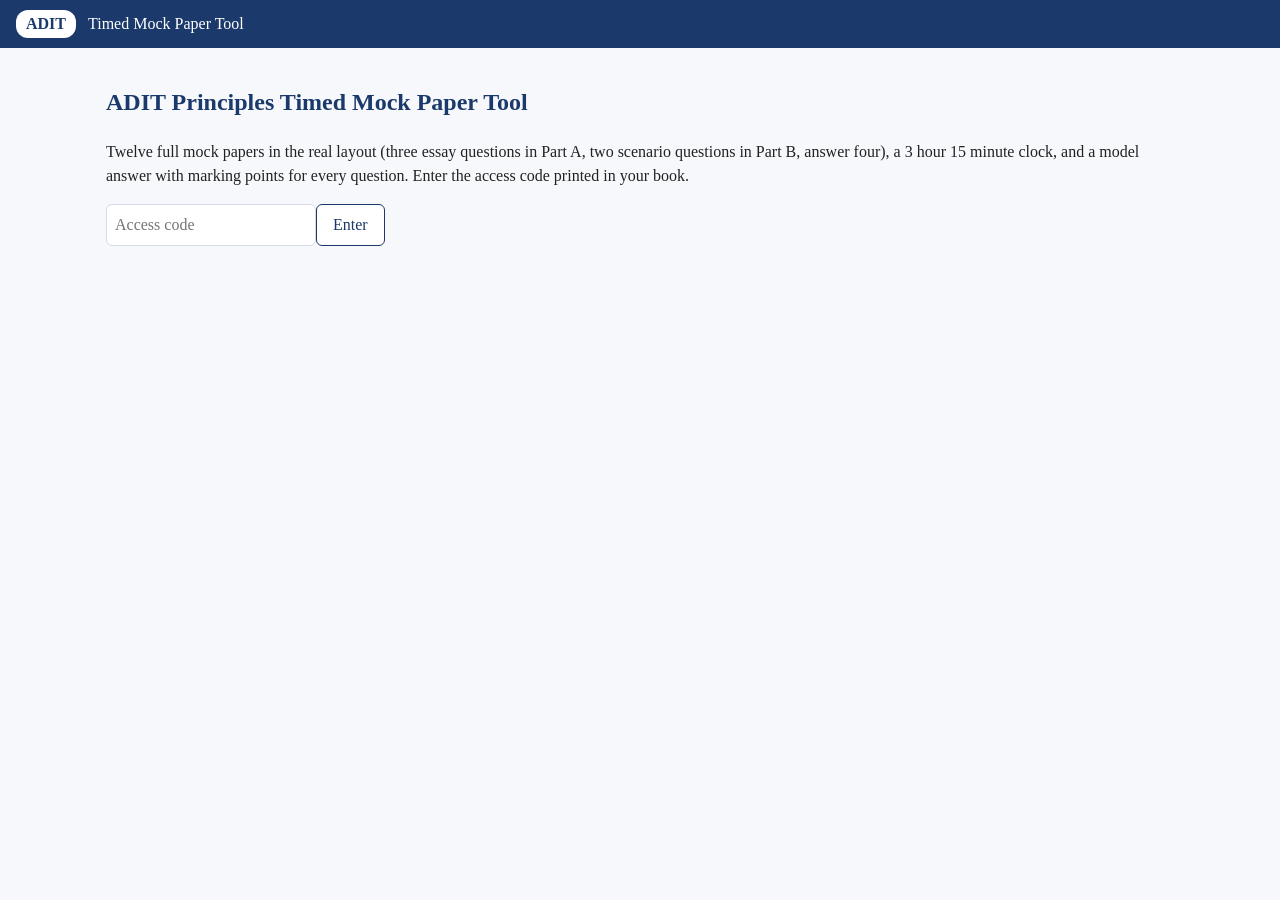
<file: index.html>
<!doctype html>
<html lang="en"><head><meta charset="utf-8"><meta name="viewport" content="width=device-width,initial-scale=1">
<title>ADIT Principles Timed Mock Paper Tool</title>
<link rel="stylesheet" href="style.css"></head><body>
<header><span class="badge">ADIT</span><span class="hdr">Timed Mock Paper Tool</span><span id="clock" class="clock" style="display:none"></span></header>
<main>
<section id="gate-screen"><h1>ADIT Principles Timed Mock Paper Tool</h1>
<p>Twelve full mock papers in the real layout (three essay questions in Part A, two scenario questions in Part B, answer four), a 3 hour 15 minute clock, and a model answer with marking points for every question. Enter the access code printed in your book.</p>
<input id="access-code-input" type="text" placeholder="Access code" autocomplete="off"><button id="gate-submit">Enter</button><p id="gate-error" class="err"></p></section>

<section id="list-screen" style="display:none"><h1>Choose a mock paper or a single question</h1>
<p class="note">The real paper has five questions of 25 marks, answered four at a time (at least two from Part A, at least one from Part B) in 3 hours 15 minutes. This tool times you and shows the model answer and marking points; it cannot read your writing, so you mark yourself. The pass mark was not stated on the official pages consulted, so your result is compared with a <b>practice benchmark of 50%</b> that is this book's own guide, not an official cutoff.</p>
<div id="sittings" class="grid"></div>
<h2>Single questions</h2><div class="filters"><select id="filter-sitting"><option value="">All mock papers</option></select><span id="case-count"></span></div>
<div id="case-list" class="grid"></div></section>

<section id="case-screen" style="display:none">
<div class="bar"><button id="back" class="ghost">&larr; Back</button><span id="mode-label"></span><span id="timer-box"><span id="timer"></span> <button id="timer-btn">Start</button></span></div>
<div class="layout"><nav id="case-nav"></nav><article id="case-body"></article></div>
<div class="bar bottom"><button id="finish-btn" class="primary">Finish and mark my answers</button></div>
</section>

<section id="result-screen" style="display:none"><h1>Marking</h1><div id="result-top"></div><div id="result-body"></div><button id="result-back" class="primary">Back to list</button></section>
</main>
<script src="app.js"></script></body></html>
</file>
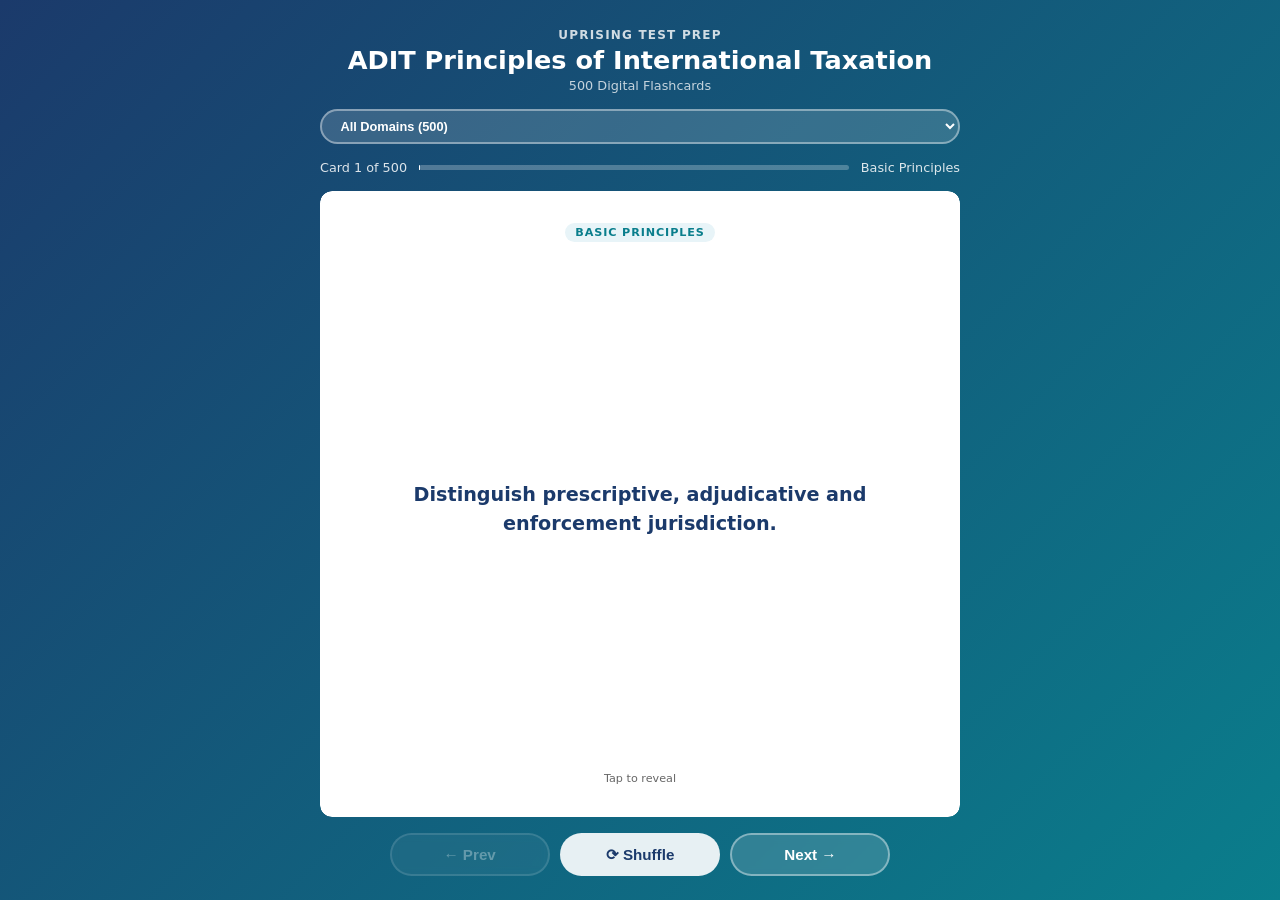
<file: flashcards/index.html>
<!DOCTYPE html>
<html lang="en">
<head>
  <meta charset="UTF-8">
  <meta name="viewport" content="width=device-width, initial-scale=1.0, viewport-fit=cover">
  <title>ADIT Principles of International Taxation: Flashcards</title>
  <style>
    :root {
      --blue:   #1B3A6B;
      --teal:   #0A7E8C;
      --ltblue: #E8F4F8;
      --white:  #FFFFFF;
      --text:   #1A1A1A;
      --muted:  #666;
      --radius: 12px;
    }
    * { box-sizing: border-box; margin: 0; padding: 0; }
    html, body { height: 100%; }
    body {
      font-family: 'Segoe UI', system-ui, sans-serif;
      background: linear-gradient(135deg, var(--blue) 0%, var(--teal) 100%);
      /* Pinned, not min-height: the page must never grow, or the controls
         get pushed below the fold on iOS where 100dvh and height:100%
         disagree. The height:100% rule above is the pre-dvh fallback. */
      height: 100dvh;
      max-height: 100dvh;
      overflow: hidden;
      display: flex;
      flex-direction: column;
      align-items: center;
      padding: calc(1.25rem + env(safe-area-inset-top, 0px)) 1rem 1rem;
      gap: 0.75rem;
      overflow-x: hidden;
    }
    header { text-align: center; color: #fff; flex-shrink: 0; }
    header .brand { font-size: 0.75rem; font-weight: 700; letter-spacing: 0.1em; opacity: 0.8; text-transform: uppercase; }
    header h1 { font-size: 1.3rem; font-weight: 800; margin-top: 0.2rem; }
    header .subtitle { font-size: 0.8rem; opacity: 0.75; margin-top: 0.15rem; }
    #filter-row {
      display: flex; align-items: center; gap: 0.5rem;
      width: 100%; max-width: 640px; flex-shrink: 0;
    }
    #domain-select {
      flex: 1;
      background: rgba(255,255,255,0.15);
      color: #fff;
      border: 2px solid rgba(255,255,255,0.4);
      border-radius: 50px;
      padding: 0.45rem 0.9rem;
      font-size: 0.8rem;
      font-weight: 700;
    }
    #domain-select option { color: var(--text); }
    #progress-info {
      display: flex; align-items: center; gap: 0.75rem;
      color: rgba(255,255,255,0.85); font-size: 0.8rem;
      flex-shrink: 0; width: 100%; max-width: 640px;
    }
    #progress-bar-track {
      flex: 1; background: rgba(255,255,255,0.25);
      border-radius: 4px; height: 5px;
    }
    #progress-bar-fill { height: 100%; background: #fff; border-radius: 4px; transition: width 0.3s; }
    .card-scene {
      width: 100%; max-width: 640px;
      perspective: 1200px;
      cursor: pointer;
      flex: 1; min-height: 0;
      display: flex; flex-direction: column;
    
      /* WebKit does not clip overflow inside a preserve-3d context, so the
         answer pane's own clip is dropped and a long answer paints over the
         Prev/Next row. This element only sets the perspective and is NOT
         itself in the 3D context, so its clip is honoured in every engine. */
      overflow: hidden;
      border-radius: var(--radius);
    }
    .card-inner {
      position: relative; width: 100%;
      flex: 1; min-height: 0;
      transition: transform 0.55s cubic-bezier(.4,0,.2,1);
      transform-style: preserve-3d;
    }
    .card-scene.flipped .card-inner { transform: rotateY(180deg); }
    .card-face {
      position: absolute; inset: 0;
      backface-visibility: hidden; -webkit-backface-visibility: hidden;
      border-radius: var(--radius);
      display: flex; flex-direction: column;
      padding: 1.5rem 1.75rem;
      box-shadow: 0 12px 40px rgba(0,0,0,0.2);
      overflow: hidden;
    
      /* Painting through a mask forces WebKit to allocate a real clipping
         layer for a 3D-transformed element, which is what makes the
         overflow:hidden and the rounded corners above actually apply. */
      -webkit-mask-image: -webkit-radial-gradient(#fff, #000);
              mask-image: radial-gradient(#fff, #000);
    }
    .card-front { background: var(--white); align-items: center; justify-content: center; }
    .card-back  { background: var(--ltblue); transform: rotateY(180deg); }
    .card-badge {
      font-size: 0.7rem; font-weight: 700; text-transform: uppercase;
      letter-spacing: 0.08em;
      background: var(--ltblue); color: var(--teal);
      padding: 0.2rem 0.65rem; border-radius: 20px;
      margin-bottom: 0.85rem; flex-shrink: 0;
    }
    .card-back .card-badge { background: rgba(10,126,140,0.12); }
    .card-front .q-text {
      font-size: 1.1rem; font-weight: 600; color: var(--blue); line-height: 1.55;
      text-align: center; overflow-y: auto; flex: 1;
      display: flex; align-items: center; justify-content: center;
      scrollbar-width: thin; scrollbar-color: rgba(27,58,107,0.3) transparent;
    }
    .card-back .a-label { font-size: 0.7rem; font-weight: 700; color: var(--teal); text-transform: uppercase; letter-spacing: 0.08em; margin-bottom: 0.4rem; flex-shrink: 0; }
    .card-back .a-text  {
      font-size: 0.975rem; color: var(--text); line-height: 1.65;
      overflow-y: auto; flex: 1; min-height: 0; padding-right: 4px;
      scrollbar-width: thin; scrollbar-color: rgba(10,126,140,0.4) transparent;
    
      -webkit-overflow-scrolling: touch;
      overscroll-behavior: contain;
    }
    .card-back .a-text::-webkit-scrollbar { width: 4px; }
    .card-back .a-text::-webkit-scrollbar-track { background: transparent; }
    .card-back .a-text::-webkit-scrollbar-thumb { background: rgba(10,126,140,0.4); border-radius: 4px; }
    .tap-hint { flex-shrink: 0; margin-top: 0.6rem; font-size: 0.7rem; color: var(--muted); text-align: center; }
    .card-back .tap-hint { color: var(--teal); opacity: 0.7; }
    .controls {
      display: flex; gap: 0.65rem; flex-wrap: nowrap;
      justify-content: center; flex-shrink: 0;
      width: 100%; max-width: 640px;
      padding-bottom: env(safe-area-inset-bottom, 0px);
    }
    .btn {
      padding: 0.6rem 1.2rem; border-radius: 50px;
      border: 2px solid rgba(255,255,255,0.4);
      background: rgba(255,255,255,0.15); color: #fff;
      font-weight: 700; font-size: 0.875rem; cursor: pointer;
      transition: all 0.2s; backdrop-filter: blur(4px);
      white-space: nowrap; flex: 1; max-width: 160px;
    }
    .btn:hover { background: rgba(255,255,255,0.3); border-color: rgba(255,255,255,0.7); }
    .btn:active { transform: scale(0.96); }
    .btn:disabled { opacity: 0.35; cursor: not-allowed; }
    .btn.btn-primary { background: rgba(255,255,255,0.9); color: var(--blue); border-color: transparent; }
    .btn.btn-primary:hover { background: #fff; }
    #loading { color: rgba(255,255,255,0.8); font-size: 1rem; text-align: center; padding: 3rem; flex: 1; }
    @media (min-width: 768px) {
      body { padding: 1.75rem 1.5rem 1.5rem; gap: 1rem; }
      header h1 { font-size: 1.6rem; }
      .card-face { padding: 2rem 2.5rem; }
      .card-front .q-text { font-size: 1.2rem; }
      .card-back .a-text { font-size: 1.05rem; }
      .btn { font-size: 0.95rem; padding: 0.65rem 1.4rem; }
    }
    @media (max-width: 380px) {
      body { padding: 0.75rem; gap: 0.5rem; }
      header .brand { font-size: 0.65rem; }
      header h1 { font-size: 1.1rem; }
      header .subtitle { display: none; }
      .card-face { padding: 1rem 1.1rem; }
      .card-front .q-text { font-size: 0.975rem; }
      .card-back .a-text { font-size: 0.875rem; }
      .btn { font-size: 0.8rem; padding: 0.5rem 0.75rem; }
    }
  </style>
</head>
<body>
<header>
  <div class="brand">Uprising Test Prep</div>
  <h1>ADIT Principles of International Taxation</h1>
  <div class="subtitle">500 Digital Flashcards</div>
</header>
<div id="filter-row">
  <select id="domain-select" onchange="filterDomain(this.value)">
    <option value="all">All Domains (500)</option>
  </select>
</div>
<div id="progress-info">
  <span id="card-counter">Card 1 of 500</span>
  <div id="progress-bar-track"><div id="progress-bar-fill" style="width:0%"></div></div>
  <span id="domain-label"></span>
</div>
<div id="loading">Loading flashcards...</div>
<div class="card-scene" id="card-scene" style="display:none" onclick="flipCard()">
  <div class="card-inner" id="card-inner">
    <div class="card-face card-front">
      <div class="card-badge" id="front-badge"></div>
      <div class="q-text" id="q-text"></div>
      <div class="tap-hint">Tap to reveal</div>
    </div>
    <div class="card-face card-back">
      <div class="card-badge" id="back-badge">Answer</div>
      <div class="a-label">Answer</div>
      <div class="a-text" id="a-text"></div>
      <div class="tap-hint">Tap to flip back</div>
    </div>
  </div>
</div>
<div class="controls" id="controls" style="display:none">
  <button class="btn" id="prev-btn" onclick="event.stopPropagation();move(-1)" disabled>&#8592; Prev</button>
  <button class="btn btn-primary" onclick="event.stopPropagation();shuffleCards()">&#10227; Shuffle</button>
  <button class="btn" id="next-btn" onclick="event.stopPropagation();move(1)">Next &#8594;</button>
</div>
<script>
const DOMAIN_LABELS = {
  basic: "Basic Principles",
  treaties: "Treaties and BEPS 2.0",
  tp: "Transfer Pricing",
  avoidance: "Tax Avoidance",
  misc: "Miscellaneous",
};
const DOMAIN_ORDER = ["basic","treaties","tp","avoidance","misc"];
let allCards = [];
let cards   = [];
let current = 0;
async function init() {
  try {
    const res = await fetch('flashcards.json');
    if (!res.ok) throw new Error('Network error');
    allCards = await res.json();
    cards = allCards.slice();
    buildDomainSelect();
    document.getElementById('loading').style.display    = 'none';
    document.getElementById('card-scene').style.display = 'flex';
    document.getElementById('controls').style.display   = 'flex';
    show();
  } catch (e) {
    document.getElementById('loading').textContent = 'Error loading flashcards. Please try refreshing.';
  }
}
function buildDomainSelect() {
  const sel = document.getElementById('domain-select');
  sel.innerHTML = '';
  const allOpt = document.createElement('option');
  allOpt.value = 'all';
  allOpt.textContent = `All Domains (${allCards.length})`;
  sel.appendChild(allOpt);
  DOMAIN_ORDER.forEach(key => {
    const count = allCards.filter(c => c.domain === key).length;
    if (count === 0) return;
    const opt = document.createElement('option');
    opt.value = key;
    opt.textContent = `${domainLabel(key)} (${count})`;
    sel.appendChild(opt);
  });
}
function filterDomain(value) {
  cards = (value === 'all') ? allCards.slice() : allCards.filter(c => c.domain === value);
  current = 0;
  if (cards.length === 0) { cards = allCards.slice(); }
  show();
}
function domainLabel(key) {
  return DOMAIN_LABELS[key] || String(key).replace(/_/g, ' ').replace(/\b\w/g, c => c.toUpperCase());
}
function show() {
  const c = cards[current];
  document.getElementById('card-scene').classList.remove('flipped');
  document.getElementById('a-text').scrollTop = 0;
  const label = domainLabel(c.domain || c.chapter || '');
  document.getElementById('q-text').textContent       = c.front;
  document.getElementById('a-text').textContent       = c.back;
  document.getElementById('front-badge').textContent  = label;
  document.getElementById('back-badge').textContent   = label;
  document.getElementById('card-counter').textContent = `Card ${current+1} of ${cards.length}`;
  document.getElementById('domain-label').textContent = label;
  document.getElementById('progress-bar-fill').style.width = `${((current+1)/cards.length*100).toFixed(1)}%`;
  document.getElementById('prev-btn').disabled = current === 0;
  document.getElementById('next-btn').disabled = current === cards.length - 1;
}
function flipCard() { document.getElementById('card-scene').classList.toggle('flipped'); }
function move(dir) {
  const next = current + dir;
  if (next < 0 || next >= cards.length) return;
  current = next; show();
}
function shuffleCards() {
  for (let i = cards.length - 1; i > 0; i--) {
    const j = Math.floor(Math.random() * (i+1));
    [cards[i], cards[j]] = [cards[j], cards[i]];
  }
  current = 0; show();
}
document.addEventListener('keydown', e => {
  if (e.key === 'ArrowRight' || e.key === 'ArrowDown') move(1);
  else if (e.key === 'ArrowLeft' || e.key === 'ArrowUp') move(-1);
  else if (e.key === ' ' || e.key === 'Enter') { e.preventDefault(); flipCard(); }
});
init();
</script>
</body>
</html>
</file>
<file: style.css>
:root{--navy:#1B3A6B;--teal:#0A7E8C;--bg:#f6f8fb;--line:#d5dbe8}
*{box-sizing:border-box}body{margin:0;font-family:Georgia,"Times New Roman",serif;background:var(--bg);color:#222;line-height:1.5}
header{background:var(--navy);color:#fff;padding:10px 16px;display:flex;align-items:center;gap:12px;position:sticky;top:0;z-index:5}
.badge{background:#fff;color:var(--navy);font-weight:bold;padding:2px 10px;border-radius:12px}.hdr{flex:1}.clock{font-family:monospace;font-size:1.25em;background:#0d2447;padding:2px 10px;border-radius:6px}
main{max-width:1100px;margin:0 auto;padding:16px}h1{color:var(--navy)}h2{color:var(--navy)}
input[type=text],select,textarea{font:inherit;padding:8px;border:1px solid var(--line);border-radius:6px;background:#fff}
textarea{width:100%;min-height:110px;margin:6px 0}
button{font:inherit;padding:8px 16px;border:1px solid var(--navy);background:#fff;color:var(--navy);border-radius:6px;cursor:pointer}
button.primary{background:var(--navy);color:#fff}button.ghost{border-color:var(--line)}button:disabled{opacity:.5;cursor:default}
.err{color:#b00020}.note{background:#fff;border:1px solid var(--line);padding:10px 14px;border-radius:6px;font-size:.95em}
.grid{display:grid;grid-template-columns:repeat(auto-fill,minmax(250px,1fr));gap:12px}
.card{background:#fff;border:1px solid var(--line);border-radius:8px;padding:12px;cursor:pointer}.card:hover{border-color:var(--navy)}
.card .num{font-weight:bold;color:var(--navy)}.card .meta{font-size:.85em;color:#555}.card.done{border-color:#2e7d32}
.tag{display:inline-block;font-size:.75em;border:1px solid var(--line);padding:0 6px;border-radius:10px;margin:4px 4px 0 0}
.filters{display:flex;gap:12px;align-items:center;margin:8px 0}
.bar{display:flex;gap:12px;align-items:center;justify-content:space-between;margin:8px 0;flex-wrap:wrap}.bar.bottom{justify-content:flex-end}
#timer{font-family:monospace;font-size:1.3em}
.layout{display:grid;grid-template-columns:150px 1fr;gap:16px}@media(max-width:760px){.layout{grid-template-columns:1fr}#case-nav{display:flex;flex-wrap:wrap}}
#case-nav button{display:block;width:100%;margin-bottom:6px;text-align:left}#case-nav button.on{background:var(--navy);color:#fff}#case-nav button.ans{border-color:#2e7d32}
article{background:#fff;border:1px solid var(--line);border-radius:8px;padding:16px}
.exh{text-align:center;margin:12px 0}.exh img{max-width:100%;border:1px solid var(--line)}.exh figcaption{font-style:italic;font-size:.9em;color:#555}
.item{border-top:1px solid var(--line);margin-top:14px;padding-top:10px}.item h4{margin:0;color:var(--navy)}.prompt{font-weight:bold}
.opt{display:block;padding:4px 0}.model{background:#f3f5f9;padding:8px 12px;border-radius:6px;margin:8px 0}
.pts label{display:flex;gap:8px;align-items:flex-start;padding:2px 0}.pts .p{font-weight:bold;white-space:nowrap}
.score{font-weight:bold;color:var(--teal)}.big{font-size:1.4em;color:var(--navy);font-weight:bold}
.meter{height:14px;background:#e4eaf4;border-radius:7px;position:relative;margin:8px 0}.meter i{display:block;height:100%;background:var(--teal);border-radius:7px}
.meter b{position:absolute;top:-4px;width:2px;height:22px;background:#b00020}
</file>
